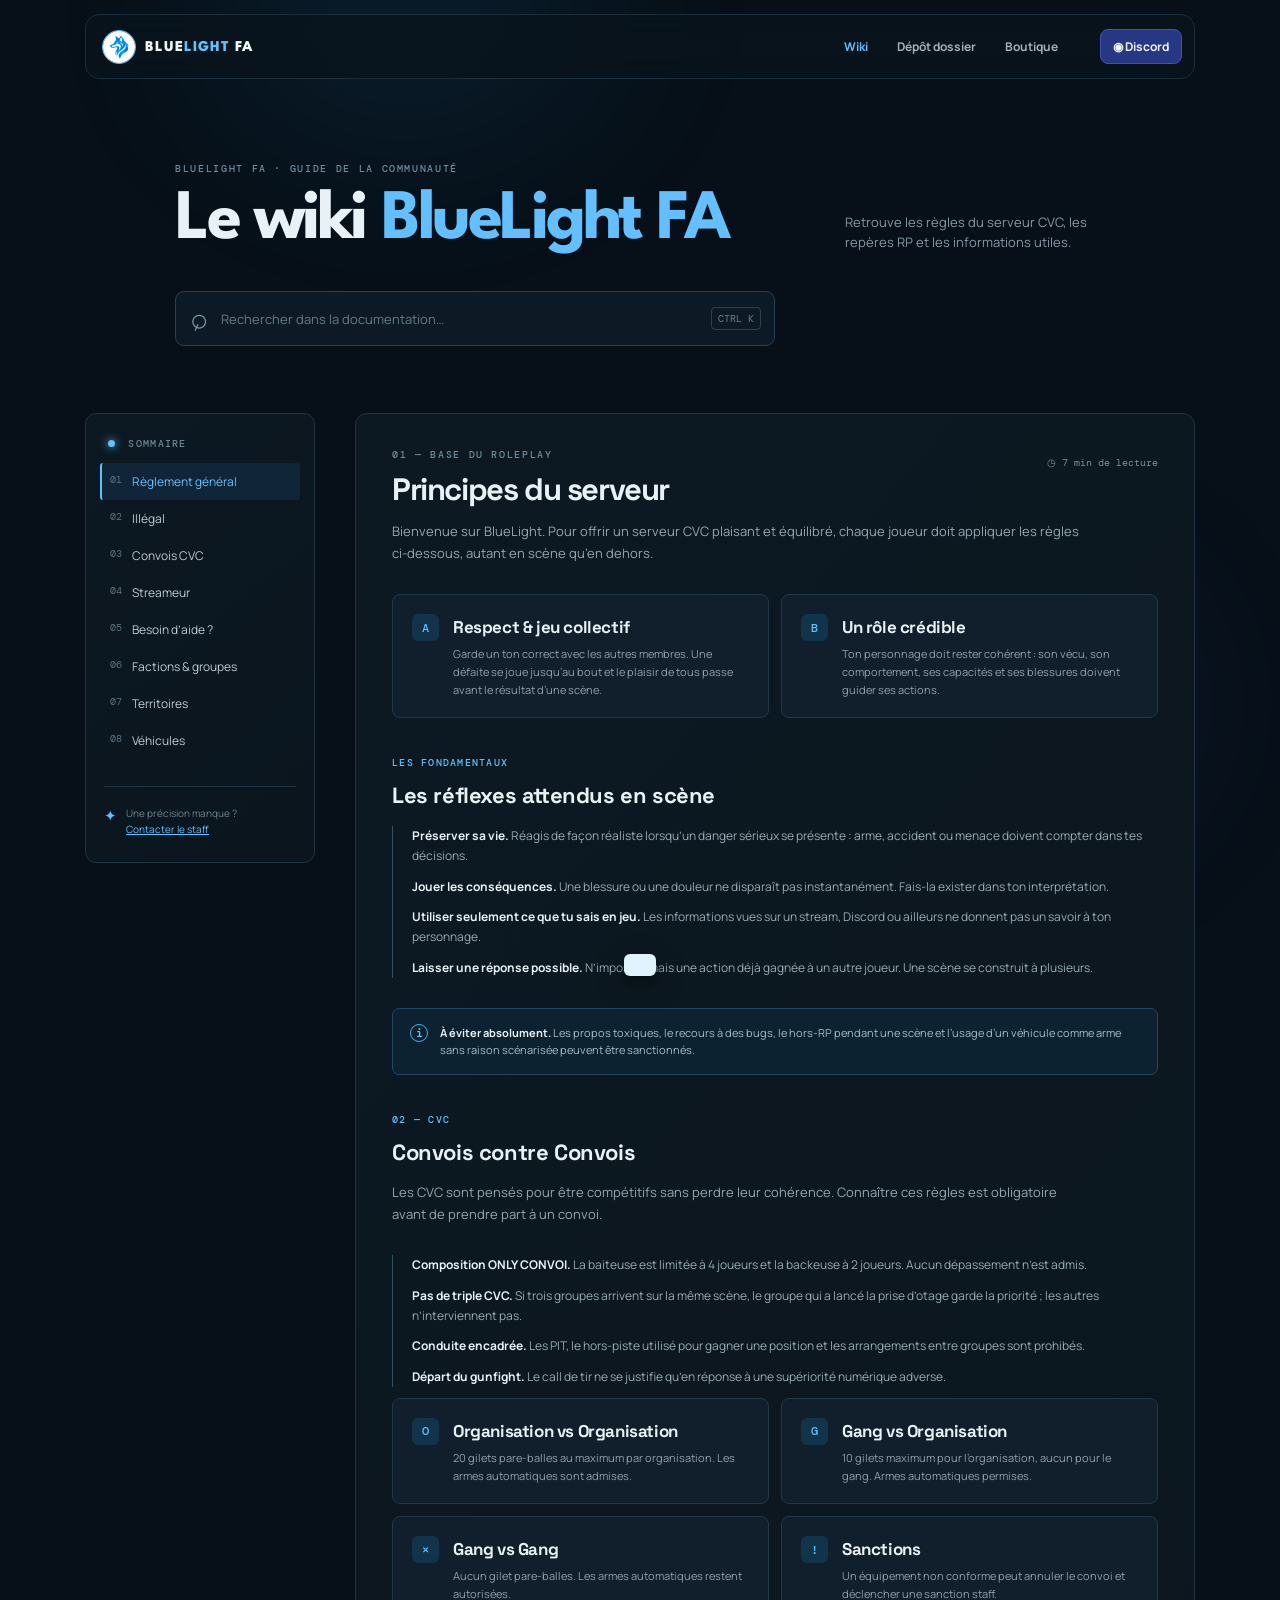
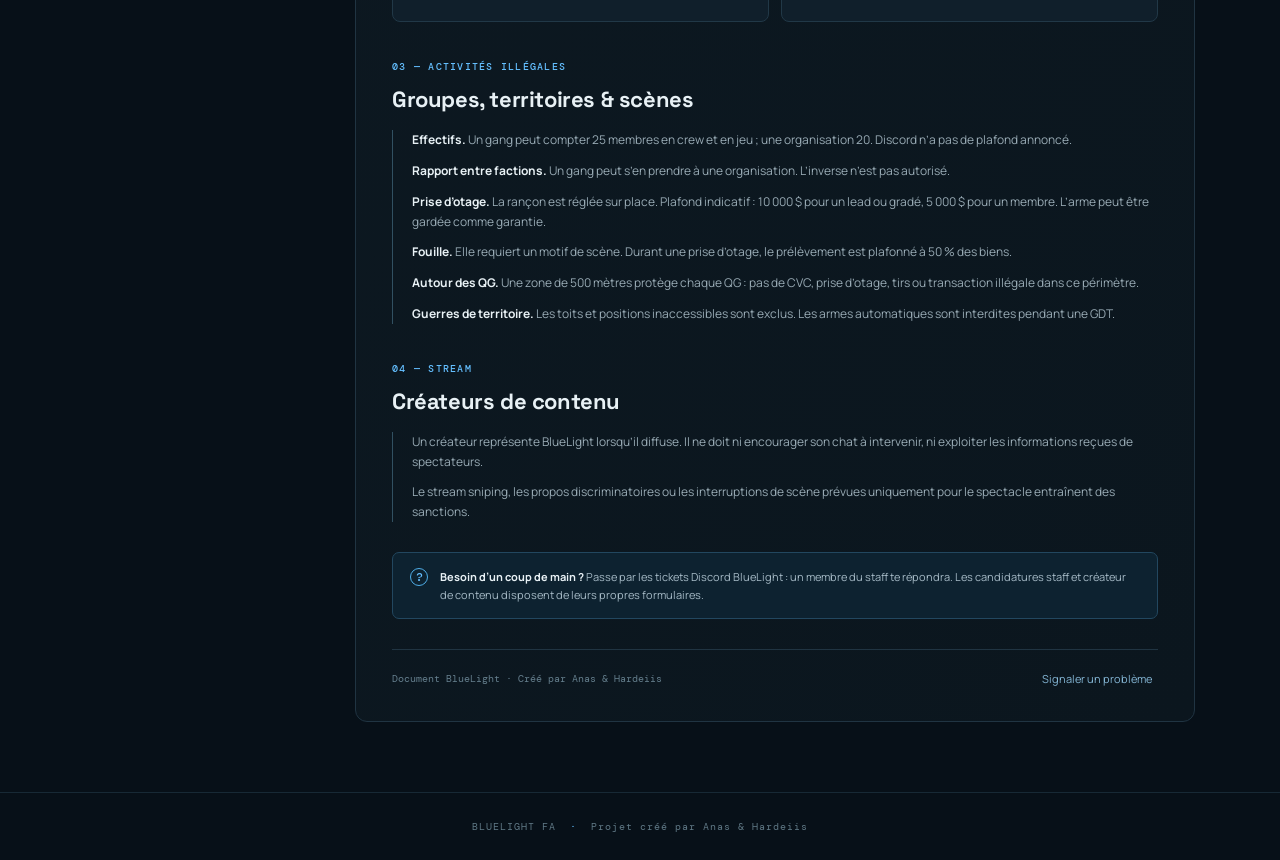
<file: index.html>
<!doctype html>
<html lang="fr"><head><meta charset="UTF-8" /><meta name="viewport" content="width=device-width, initial-scale=1.0" /><title>BlueLight FA — Wiki</title><meta name="description" content="Règlement et ressources de BlueLight FA." /><link rel="icon" type="image/png" href="assets/favicon-bluelight.png" /><link rel="preconnect" href="https://fonts.googleapis.com" /><link rel="preconnect" href="https://fonts.gstatic.com" crossorigin /><link href="https://fonts.googleapis.com/css2?family=DM+Mono:wght@400;500&family=League+Spartan:wght@600;700;800&family=Manrope:wght@400;500;600;700;800&family=Space+Grotesk:wght@500;600;700&display=swap" rel="stylesheet" /><link rel="stylesheet" href="styles.css" /><style>.brand-logo{width:34px;height:34px;object-fit:cover;border-radius:50%;background:#fff;border:1px solid #55bcf7}.brand-name,.title-line h1{font-family:"League Spartan",sans-serif!important}.sky-text{color:#64bfff}.discord{display:inline-flex;align-items:center;text-decoration:none}</style></head>
<body><div class="sky-glow glow-one"></div><div class="sky-glow glow-two"></div><header class="topbar"><a class="brand" href="#accueil"><img class="brand-logo" src="assets/logo-bluelight.jpg" alt="Logo BlueLight FA" /><span class="brand-name">BLUE<span class="sky-text">LIGHT</span> FA</span></a><nav aria-label="Navigation principale"><a class="active" href="#accueil">Wiki</a><a href="depot-dossier.html">Dépôt dossier</a><a href="#boutique">Boutique</a></nav><div class="header-actions"><a class="discord" href="https://discord.gg/pWDz8ak5DN" target="_blank" rel="noopener noreferrer">◉ Discord</a></div></header>
<main id="accueil"><section class="masthead"><p class="kicker">BLUELIGHT FA · GUIDE DE LA COMMUNAUTÉ</p><div class="title-line"><h1>Le wiki <span>BlueLight FA</span></h1><p>Retrouve les règles du serveur CVC, les repères RP et les informations utiles.</p></div><label class="search" for="search"><span>⌕</span><input id="search" type="search" placeholder="Rechercher dans la documentation…" autocomplete="off" /><kbd>CTRL K</kbd></label><p id="search-status" class="search-status" aria-live="polite"></p></section>
<section class="wiki-shell"><aside class="sidebar"><div class="side-heading"><span class="pulse"></span> SOMMAIRE</div><a class="side-link selected" href="reglement.html#general"><span>01</span> Règlement général</a><a class="side-link" href="reglement.html#illegal"><span>02</span> Illégal</a><a class="side-link" href="reglement.html#cvc"><span>03</span> Convois CVC</a><a class="side-link" href="reglement.html#stream"><span>04</span> Streameur</a><a class="side-link" href="reglement.html#aide"><span>05</span> Besoin d’aide ?</a><a class="side-link" href="reglement.html#illegal"><span>06</span> Factions & groupes</a><a class="side-link" href="reglement.html#territoire"><span>07</span> Territoires</a><a class="side-link" href="reglement.html#general"><span>08</span> Véhicules</a><div class="side-tip"><span>✦</span><p>Une précision manque ?<br /><a href="reglement.html#aide">Contacter le staff</a></p></div></aside>
<article class="article" id="reglement" data-title="Principes du serveur BlueLight" data-tags="règlement règles rp respect bluelight"><div class="article-top"><div><p class="kicker">01 — BASE DU ROLEPLAY</p><h2>Principes du serveur</h2></div><div class="reading">◷ 7 min de lecture</div></div><p class="lead">Bienvenue sur BlueLight. Pour offrir un serveur CVC plaisant et équilibré, chaque joueur doit appliquer les règles ci-dessous, autant en scène qu’en dehors.</p><div class="rule-grid"><section class="rule-card" data-title="Respect et jeu collectif" data-tags="respect fair-play communauté"><span class="number">A</span><div><h3>Respect & jeu collectif</h3><p>Garde un ton correct avec les autres membres. Une défaite se joue jusqu’au bout et le plaisir de tous passe avant le résultat d’une scène.</p></div></section><section class="rule-card" data-title="Rôle crédible" data-tags="roleplay personnage réalisme"><span class="number">B</span><div><h3>Un rôle crédible</h3><p>Ton personnage doit rester cohérent : son vécu, son comportement, ses capacités et ses blessures doivent guider ses actions.</p></div></section></div>
<section class="article-section" data-title="Fondamentaux du rôleplay" data-tags="fear rp pain rp métagaming force rp"><p class="section-index">LES FONDAMENTAUX</p><h3>Les réflexes attendus en scène</h3><div class="check-list"><p><b>Préserver sa vie.</b> Réagis de façon réaliste lorsqu’un danger sérieux se présente : arme, accident ou menace doivent compter dans tes décisions.</p><p><b>Jouer les conséquences.</b> Une blessure ou une douleur ne disparaît pas instantanément. Fais-la exister dans ton interprétation.</p><p><b>Utiliser seulement ce que tu sais en jeu.</b> Les informations vues sur un stream, Discord ou ailleurs ne donnent pas un savoir à ton personnage.</p><p><b>Laisser une réponse possible.</b> N’impose jamais une action déjà gagnée à un autre joueur. Une scène se construit à plusieurs.</p></div></section>
<section class="notice" data-title="Comportements interdits" data-tags="hrp bug voiture carkill toxicité"><span>i</span><p><b>À éviter absolument.</b> Les propos toxiques, le recours à des bugs, le hors-RP pendant une scène et l’usage d’un véhicule comme arme sans raison scénarisée peuvent être sanctionnés.</p></section>
<section class="article-section" id="cvc" data-title="Règles CVC BlueLight" data-tags="cvc convoi gunfight gilet baiteuse backeuse"><p class="section-index">02 — CVC</p><h3>Convois contre Convois</h3><p class="lead">Les CVC sont pensés pour être compétitifs sans perdre leur cohérence. Connaître ces règles est obligatoire avant de prendre part à un convoi.</p><div class="check-list"><p><b>Composition ONLY CONVOI.</b> La baiteuse est limitée à 4 joueurs et la backeuse à 2 joueurs. Aucun dépassement n’est admis.</p><p><b>Pas de triple CVC.</b> Si trois groupes arrivent sur la même scène, le groupe qui a lancé la prise d’otage garde la priorité ; les autres n’interviennent pas.</p><p><b>Conduite encadrée.</b> Les PIT, le hors-piste utilisé pour gagner une position et les arrangements entre groupes sont prohibés.</p><p><b>Départ du gunfight.</b> Le call de tir ne se justifie qu’en réponse à une supériorité numérique adverse.</p></div></section>
<section class="rule-grid" data-title="Équipement CVC" data-tags="cvc kevlar armes automatiques"><section class="rule-card"><span class="number">O</span><div><h3>Organisation vs Organisation</h3><p>20 gilets pare-balles au maximum par organisation. Les armes automatiques sont admises.</p></div></section><section class="rule-card"><span class="number">G</span><div><h3>Gang vs Organisation</h3><p>10 gilets maximum pour l’organisation, aucun pour le gang. Armes automatiques permises.</p></div></section><section class="rule-card"><span class="number">×</span><div><h3>Gang vs Gang</h3><p>Aucun gilet pare-balles. Les armes automatiques restent autorisées.</p></div></section><section class="rule-card"><span class="number">!</span><div><h3>Sanctions</h3><p>Un équipement non conforme peut annuler le convoi et déclencher une sanction staff.</p></div></section></section>
<section class="article-section" id="illegal" data-title="Activités illégales" data-tags="illégal faction gang organisation otage qg territoire"><p class="section-index">03 — ACTIVITÉS ILLÉGALES</p><h3>Groupes, territoires & scènes</h3><div class="check-list"><p><b>Effectifs.</b> Un gang peut compter 25 membres en crew et en jeu ; une organisation 20. Discord n’a pas de plafond annoncé.</p><p><b>Rapport entre factions.</b> Un gang peut s’en prendre à une organisation. L’inverse n’est pas autorisé.</p><p><b>Prise d’otage.</b> La rançon est réglée sur place. Plafond indicatif : 10 000 $ pour un lead ou gradé, 5 000 $ pour un membre. L’arme peut être gardée comme garantie.</p><p><b>Fouille.</b> Elle requiert un motif de scène. Durant une prise d’otage, le prélèvement est plafonné à 50 % des biens.</p><p><b>Autour des QG.</b> Une zone de 500 mètres protège chaque QG : pas de CVC, prise d’otage, tirs ou transaction illégale dans ce périmètre.</p><p><b>Guerres de territoire.</b> Les toits et positions inaccessibles sont exclus. Les armes automatiques sont interdites pendant une GDT.</p></div></section>
<section class="article-section" id="stream" data-title="Créateurs de contenu" data-tags="streamer streaming contenu sniping"><p class="section-index">04 — STREAM</p><h3>Créateurs de contenu</h3><div class="check-list"><p>Un créateur représente BlueLight lorsqu’il diffuse. Il ne doit ni encourager son chat à intervenir, ni exploiter les informations reçues de spectateurs.</p><p>Le stream sniping, les propos discriminatoires ou les interruptions de scène prévues uniquement pour le spectacle entraînent des sanctions.</p></div></section>
<section class="notice" id="support" data-title="Support BlueLight" data-tags="aide support discord staff formulaire"><span>?</span><p><b>Besoin d’un coup de main ?</b> Passe par les tickets Discord BlueLight : un membre du staff te répondra. Les candidatures staff et créateur de contenu disposent de leurs propres formulaires.</p></section><div class="article-footer"><span>Document BlueLight · Créé par Anas & Hardeiis</span><button data-message="Merci, ton signalement est prêt à être envoyé.">Signaler un problème</button></div></article></section></main><div id="toast" role="status" aria-live="polite"></div><footer>BLUELIGHT FA <span>·</span> Projet créé par Anas & Hardeiis</footer><script src="script.js"></script></body></html>
</file>
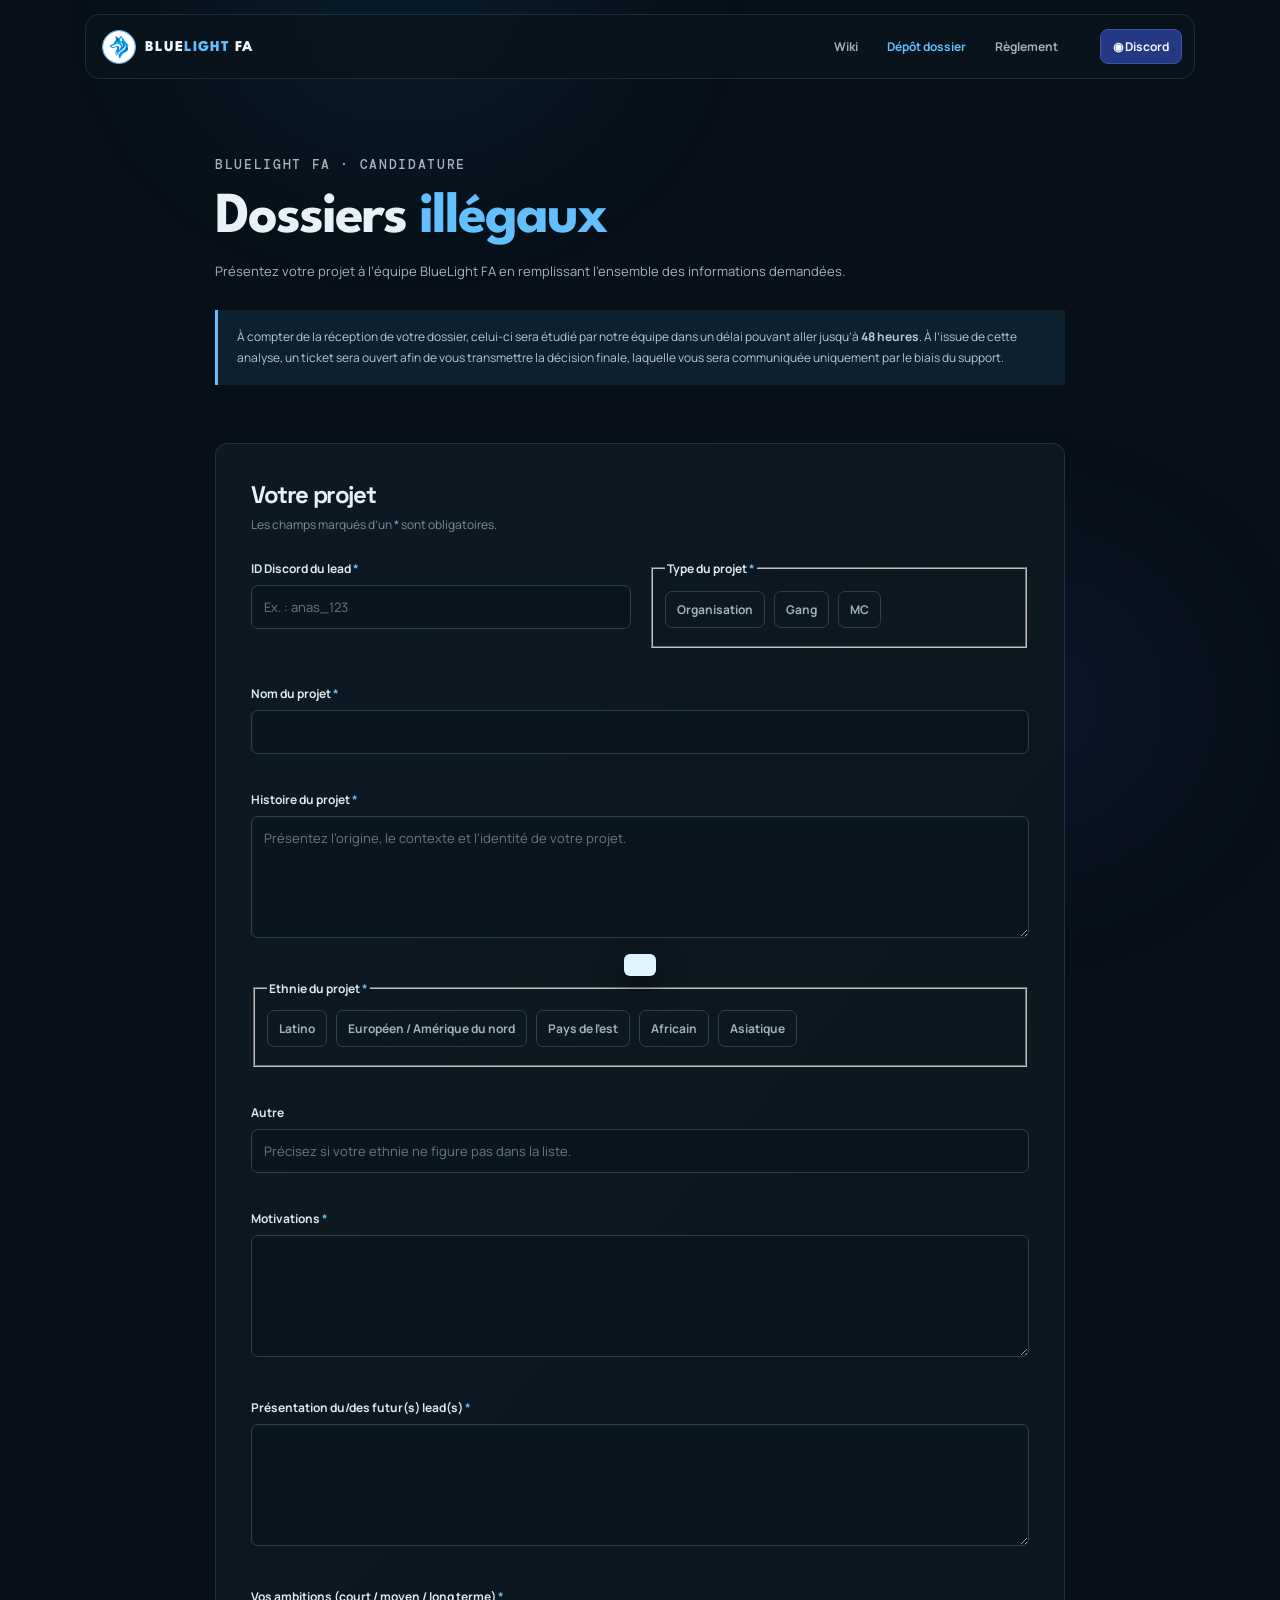
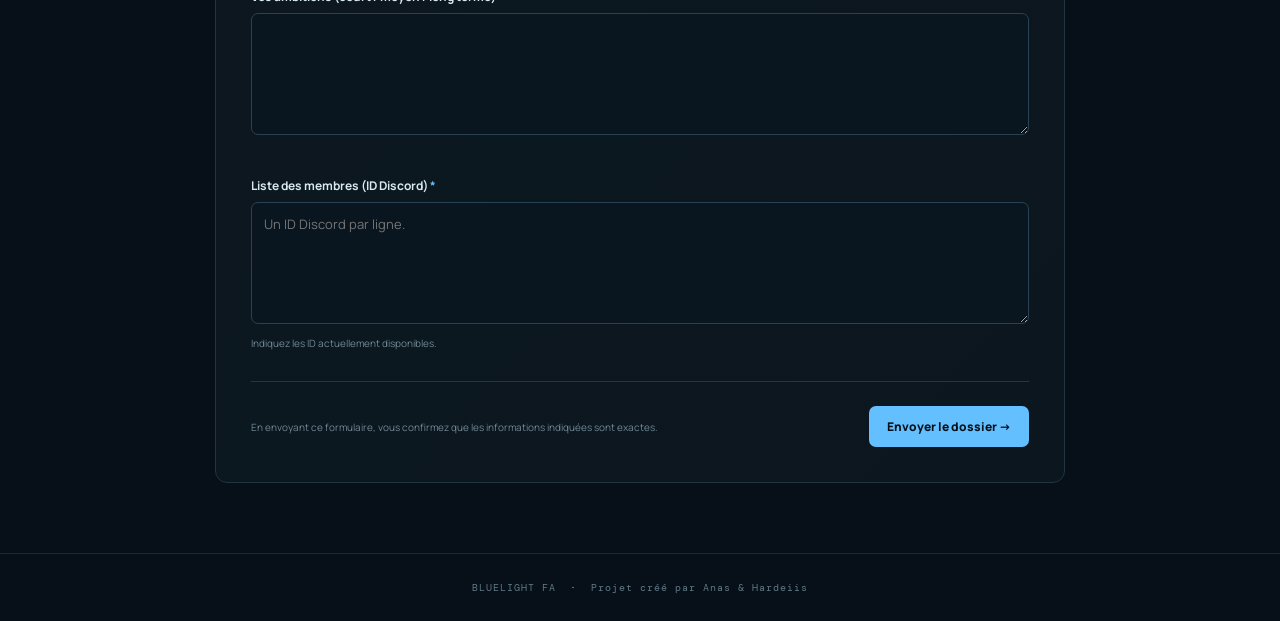
<file: depot-dossier.html>
<!doctype html>
<html lang="fr">
<head>
  <meta charset="UTF-8" /><meta name="viewport" content="width=device-width, initial-scale=1.0" />
  <title>Dépôt de dossier — BlueLight FA</title><link rel="icon" type="image/png" href="assets/favicon-bluelight.png" />
  <link rel="preconnect" href="https://fonts.googleapis.com" /><link rel="preconnect" href="https://fonts.gstatic.com" crossorigin />
  <link href="https://fonts.googleapis.com/css2?family=DM+Mono:wght@400;500&family=League+Spartan:wght@600;700;800&family=Manrope:wght@400;500;600;700;800&family=Space+Grotesk:wght@500;600;700&display=swap" rel="stylesheet" /><link rel="stylesheet" href="styles.css" />
  <style>
    .brand-logo{width:34px;height:34px;object-fit:cover;border-radius:50%;background:#fff;border:1px solid #55bcf7}.brand-name{font-family:"League Spartan",sans-serif}.sky-text{color:#64bfff}.discord{display:inline-flex;align-items:center;text-decoration:none}.form-page{width:min(850px,calc(100% - 40px));margin:0 auto 70px}.form-hero{padding:75px 0 30px}.form-hero h1{font:700 clamp(37px,6vw,58px)/1 "League Spartan",sans-serif;letter-spacing:-2px;margin:0}.form-hero h1 span{color:#64bfff}.form-hero p{max-width:690px;color:#a6b5bd;font-size:13px;line-height:1.7}.notice-form{border-left:3px solid #64bfff;background:#0c202d;color:#b7c9d4;padding:17px 19px;font-size:12px;line-height:1.7;margin:28px 0}.application{padding:35px}.application h2{font:700 24px "Space Grotesk";margin:0 0 6px}.application>p{color:#78909d;font-size:12px;margin:0 0 27px}.form-grid{display:grid;grid-template-columns:1fr 1fr;gap:18px}.field{margin-bottom:19px}.field.full{grid-column:1/-1}.field label,.field legend{display:block;color:#d8e9f2;font-size:12px;font-weight:700;margin-bottom:8px}.required{color:#64bfff}input,textarea{width:100%;background:#0a161f;border:1px solid #284253;border-radius:7px;color:#edf6fa;padding:12px;font:13px Manrope;outline:none}input:focus,textarea:focus{border-color:#64bfff;box-shadow:0 0 0 3px #64bfff18}textarea{min-height:122px;resize:vertical}.choices{display:flex;gap:9px;flex-wrap:wrap}.choice{position:relative}.choice input{position:absolute;opacity:0;pointer-events:none}.choice span{display:block;border:1px solid #284253;color:#9db2bd;border-radius:7px;padding:9px 11px;font-size:12px;cursor:pointer}.choice input:checked+span{border-color:#64bfff;background:#113149;color:#dff3ff}.help{color:#718895;font-size:10px;margin:7px 0 0}.submit-row{border-top:1px solid #213745;margin-top:12px;padding-top:24px;display:flex;justify-content:space-between;align-items:center;gap:15px}.submit-row p{color:#718895;font-size:10px;margin:0}.submit{border:0;border-radius:7px;padding:12px 18px;background:#64bfff;color:#071018;font:800 12px Manrope;cursor:pointer}.submit:hover{background:#8cd0ff}@media(max-width:620px){.form-page{width:calc(100% - 24px)}.topbar nav{display:none}.form-hero{padding-top:55px}.application{padding:25px 20px}.form-grid{grid-template-columns:1fr}.field.full{grid-column:auto}.submit-row{align-items:stretch;flex-direction:column}.submit{width:100%}}
  </style>
</head>
<body><div class="sky-glow glow-one"></div><div class="sky-glow glow-two"></div>
  <header class="topbar"><a class="brand" href="index.html"><img class="brand-logo" src="assets/logo-bluelight.jpg" alt="Logo BlueLight FA" /><span class="brand-name">BLUE<span class="sky-text">LIGHT</span> FA</span></a><nav aria-label="Navigation"><a href="index.html">Wiki</a><a class="active" href="#depot">Dépôt dossier</a><a href="reglement.html">Règlement</a></nav><div class="header-actions"><a class="discord" href="https://discord.gg/pWDz8ak5DN" target="_blank" rel="noopener noreferrer">◉ Discord</a></div></header>
  <main class="form-page" id="depot"><section class="form-hero"><p class="kicker">BLUELIGHT FA · CANDIDATURE</p><h1>Dossiers <span>illégaux</span></h1><p>Présentez votre projet à l’équipe BlueLight FA en remplissant l’ensemble des informations demandées.</p><div class="notice-form">À compter de la réception de votre dossier, celui-ci sera étudié par notre équipe dans un délai pouvant aller jusqu’à <strong>48 heures</strong>. À l’issue de cette analyse, un ticket sera ouvert afin de vous transmettre la décision finale, laquelle vous sera communiquée uniquement par le biais du support.</div></section>
    <form class="article application" id="application-form"><h2>Votre projet</h2><p>Les champs marqués d’un <span class="required">*</span> sont obligatoires.</p><div class="form-grid">
      <div class="field"><label for="discord">ID Discord du lead <span class="required">*</span></label><input id="discord" name="discord" required placeholder="Ex. : anas_123" /></div>
      <fieldset class="field"><legend>Type du projet <span class="required">*</span></legend><div class="choices"><label class="choice"><input type="radio" name="type" value="Organisation" required /><span>Organisation</span></label><label class="choice"><input type="radio" name="type" value="Gang" /><span>Gang</span></label><label class="choice"><input type="radio" name="type" value="MC" /><span>MC</span></label></div></fieldset>
      <div class="field full"><label for="project-name">Nom du projet <span class="required">*</span></label><input id="project-name" name="project-name" required /></div>
      <div class="field full"><label for="history">Histoire du projet <span class="required">*</span></label><textarea id="history" name="history" required placeholder="Présentez l’origine, le contexte et l’identité de votre projet."></textarea></div>
      <fieldset class="field full"><legend>Ethnie du projet <span class="required">*</span></legend><div class="choices"><label class="choice"><input type="radio" name="ethnie" value="Latino" required /><span>Latino</span></label><label class="choice"><input type="radio" name="ethnie" value="Européen/Amérique du nord" /><span>Européen / Amérique du nord</span></label><label class="choice"><input type="radio" name="ethnie" value="Pays de l'est" /><span>Pays de l’est</span></label><label class="choice"><input type="radio" name="ethnie" value="Africain" /><span>Africain</span></label><label class="choice"><input type="radio" name="ethnie" value="Asiatique" /><span>Asiatique</span></label></div></fieldset>
      <div class="field full"><label for="ethnie-other">Autre</label><input id="ethnie-other" name="ethnie-other" placeholder="Précisez si votre ethnie ne figure pas dans la liste." /></div>
      <div class="field full"><label for="motivations">Motivations <span class="required">*</span></label><textarea id="motivations" name="motivations" required></textarea></div>
      <div class="field full"><label for="leads">Présentation du/des futur(s) lead(s) <span class="required">*</span></label><textarea id="leads" name="leads" required></textarea></div>
      <div class="field full"><label for="ambitions">Vos ambitions (court / moyen / long terme) <span class="required">*</span></label><textarea id="ambitions" name="ambitions" required></textarea></div>
      <div class="field full"><label for="members">Liste des membres (ID Discord) <span class="required">*</span></label><textarea id="members" name="members" required placeholder="Un ID Discord par ligne."></textarea><p class="help">Indiquez les ID actuellement disponibles.</p></div>
    </div><div class="submit-row"><p>En envoyant ce formulaire, vous confirmez que les informations indiquées sont exactes.</p><button class="submit" type="submit">Envoyer le dossier →</button></div></form></main>
  <div id="toast" role="status" aria-live="polite"></div><footer>BLUELIGHT FA <span>·</span> Projet créé par Anas & Hardeiis</footer>
  <script src="zoom-lock.js"></script><script>const form=document.querySelector('#application-form'),toast=document.querySelector('#toast');form.addEventListener('submit',async e=>{e.preventDefault();const data=Object.fromEntries(new FormData(form));const button=form.querySelector('button');button.disabled=true;button.textContent='Envoi en cours…';try{const response=await fetch('/api/dossiers',{method:'POST',headers:{'Content-Type':'application/json'},body:JSON.stringify(data)});const result=await response.json();if(!response.ok)throw new Error(result.error);form.reset();toast.textContent='Dossier envoyé au staff BlueLight FA.'}catch(error){toast.textContent=location.protocol==='file:'?'Lancez demarrer-bluelight.bat, puis ouvrez http://localhost:3000/depot-dossier.html.':'Serveur indisponible. Lancez demarrer-bluelight.bat puis réessayez.'}finally{button.disabled=false;button.textContent='Envoyer le dossier →';toast.classList.add('show');setTimeout(()=>toast.classList.remove('show'),5000)}})</script>
</body></html>
</file>
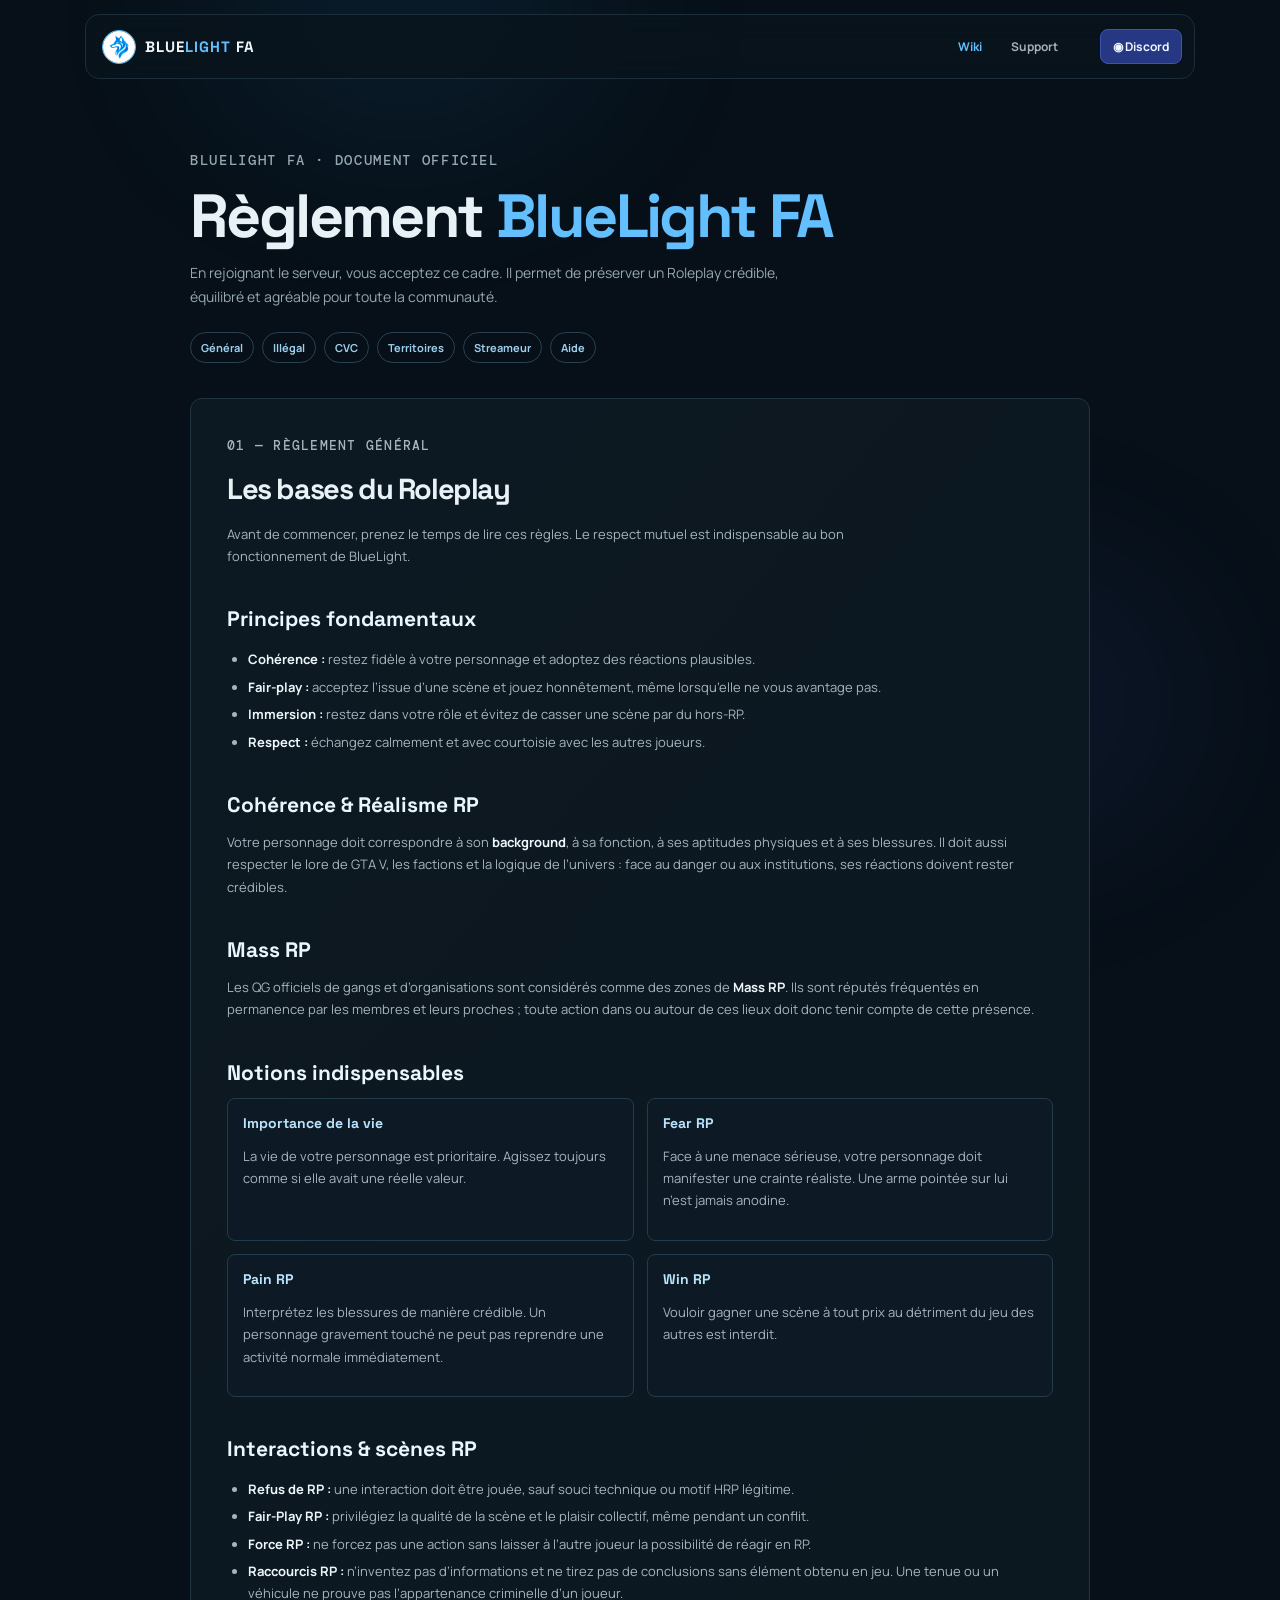
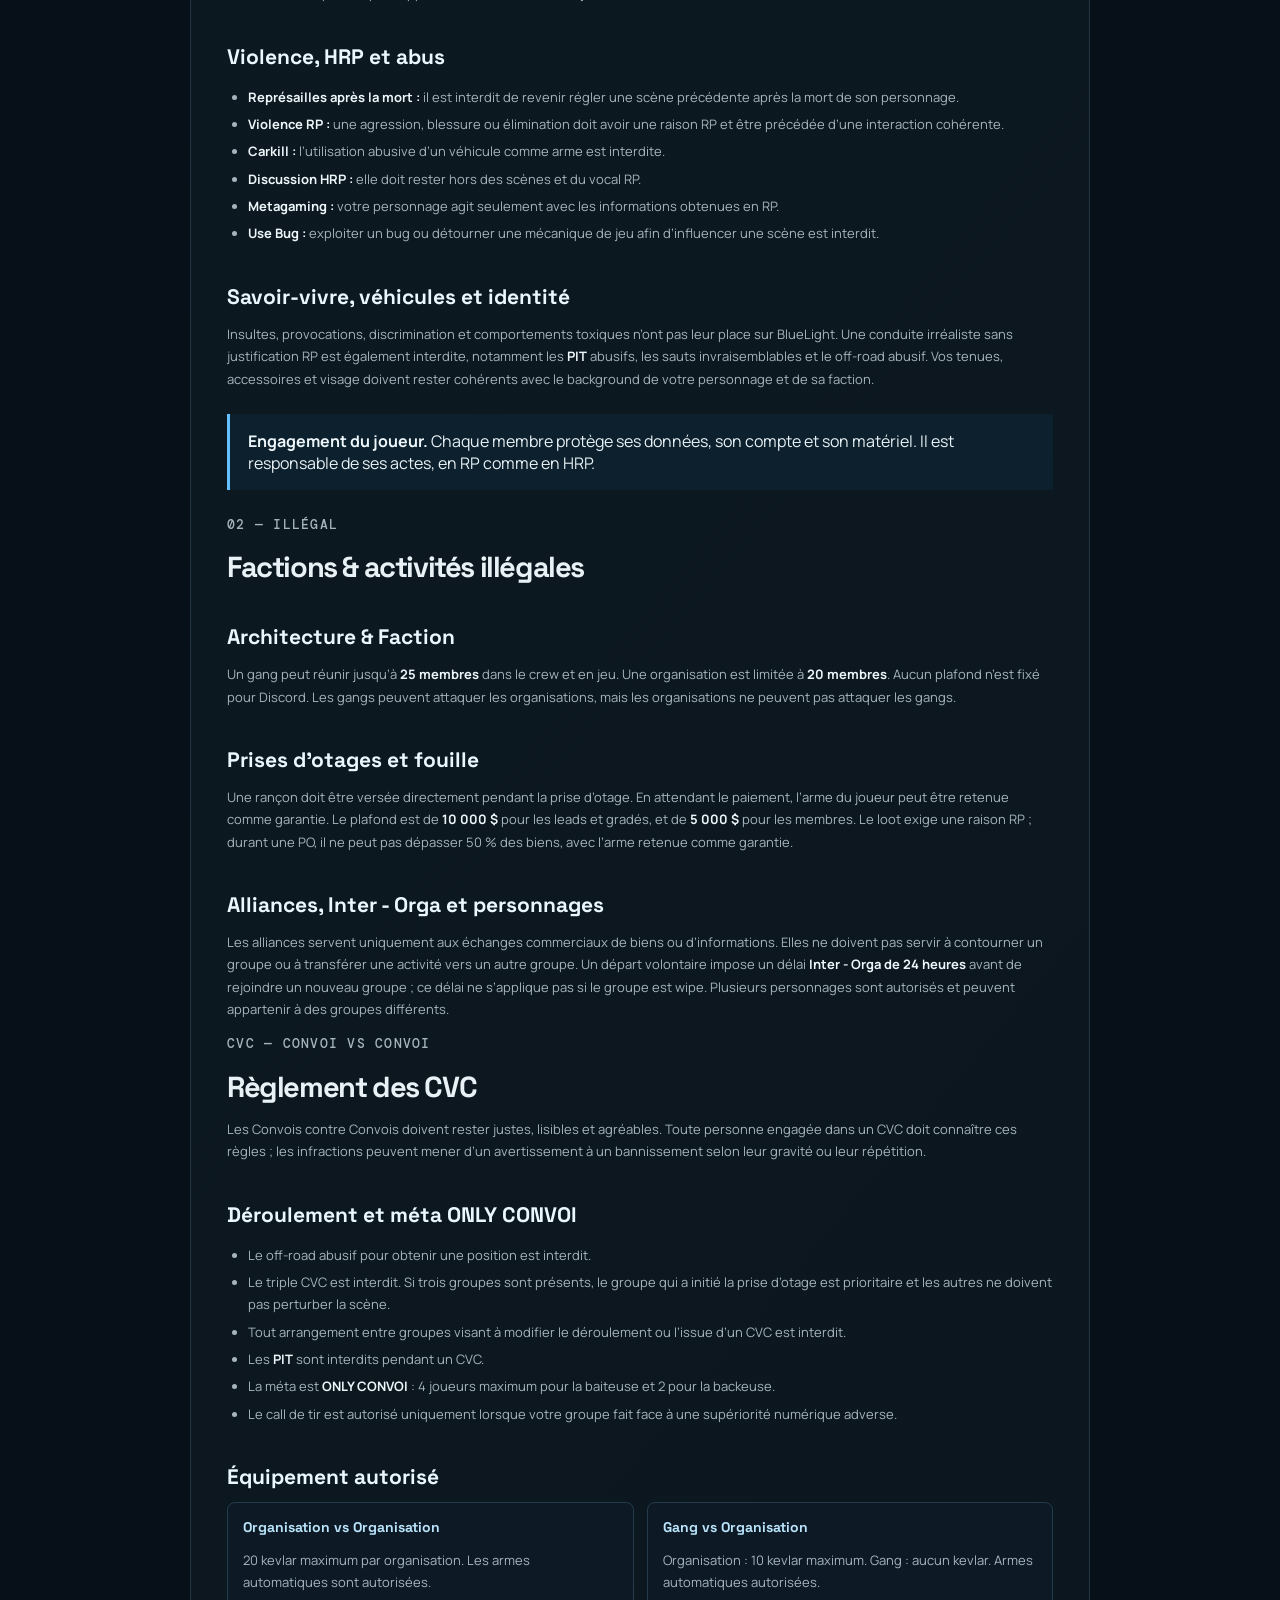
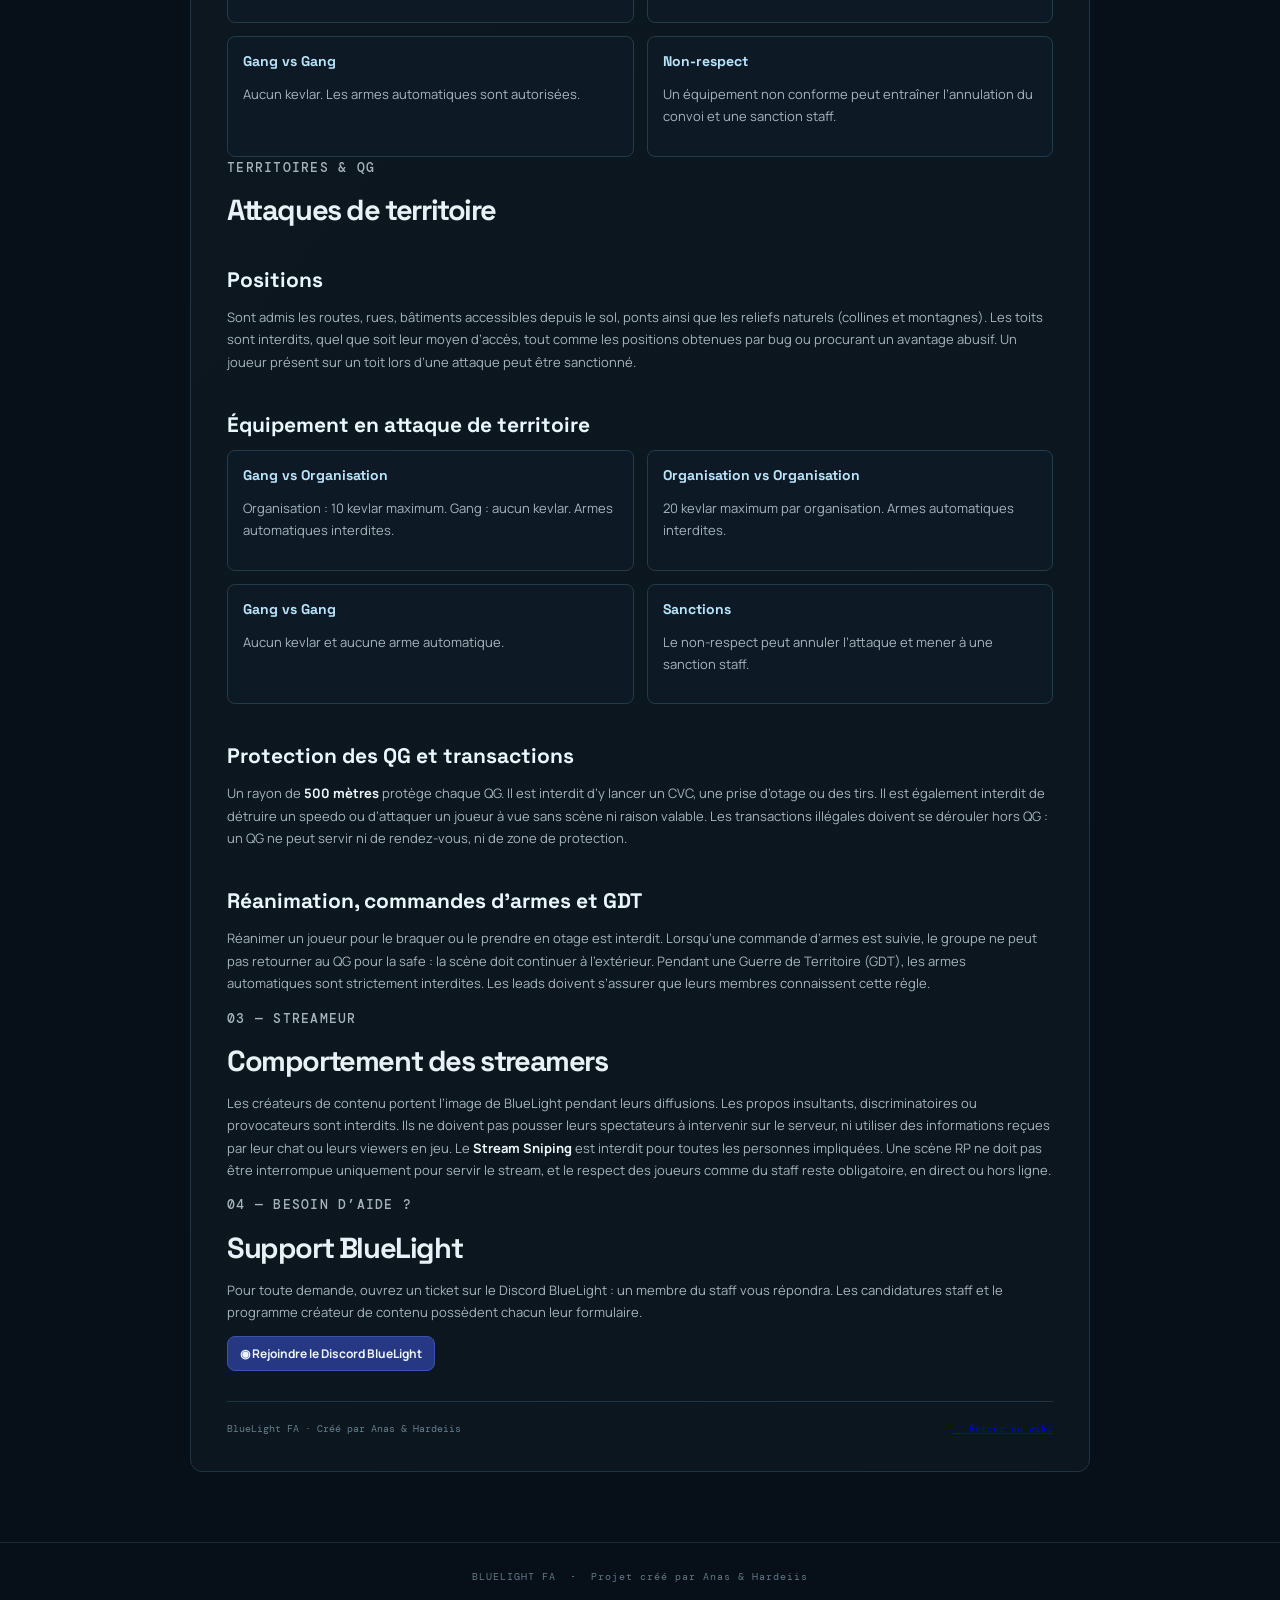
<file: reglement.html>
<!doctype html>
<html lang="fr">
<head>
  <meta charset="UTF-8" />
  <meta name="viewport" content="width=device-width, initial-scale=1.0" />
  <title>Règlement — BlueLight FA</title>
  <link rel="icon" type="image/png" href="assets/favicon-bluelight.png" />
  <link rel="preconnect" href="https://fonts.googleapis.com" />
  <link rel="preconnect" href="https://fonts.gstatic.com" crossorigin />
  <link href="https://fonts.googleapis.com/css2?family=DM+Mono:wght@400;500&family=Manrope:wght@400;500;600;700;800&family=Space+Grotesk:wght@500;600;700&display=swap" rel="stylesheet" />
  <link rel="stylesheet" href="styles.css" />
  <style>
    .brand-logo{width:34px;height:34px;object-fit:cover;border-radius:50%;background:#fff;border:1px solid #55bcf7}.sky-text{color:#64bfff}.discord{display:inline-flex;align-items:center;text-decoration:none}.document{width:min(900px,calc(100% - 40px));margin:0 auto 70px}.document-head{padding:70px 0 35px}.document-head h1{font:700 clamp(38px,6vw,61px)/1 "Space Grotesk";letter-spacing:-2.6px;margin:0}.document-head h1 span{color:#64bfff}.document-head p{max-width:640px;color:#95a7b1;font-size:14px;line-height:1.7}.toc{display:flex;gap:8px;flex-wrap:wrap;margin-top:24px}.toc a{border:1px solid #294252;border-radius:20px;color:#9dcfee;text-decoration:none;padding:7px 10px;font-size:11px}.rules{padding:36px}.rules>section{scroll-margin-top:85px}.rules h2{font:700 29px "Space Grotesk";margin:0 0 10px}.rules h3{font:700 21px "Space Grotesk";color:#eaf7ff;margin:38px 0 12px}.rules h4{font:700 14px "Space Grotesk";color:#b9e4fb;margin:20px 0 6px}.rules p,.rules li{color:#a6b5bd;font-size:13px;line-height:1.72}.rules ul{padding-left:21px}.rules li{margin:5px 0}.rules strong{color:#edf6fa}.callout{margin:24px 0;padding:16px 18px;border-left:3px solid #64bfff;background:#0c202d}.split{display:grid;grid-template-columns:1fr 1fr;gap:13px}.split>div{border:1px solid #223c4c;background:#0d1a25;border-radius:8px;padding:15px}.split h4{margin-top:0}@media(max-width:620px){.document{width:calc(100% - 24px)}.rules{padding:25px 20px}.split{grid-template-columns:1fr}}
  </style>
</head>
<body>
  <div class="sky-glow glow-one"></div><div class="sky-glow glow-two"></div>
  <header class="topbar"><a class="brand" href="index.html"><img class="brand-logo" src="assets/logo-bluelight.jpg" alt="Logo BlueLight" /><span>BLUE<span class="sky-text">LIGHT</span> FA</span></a><nav aria-label="Navigation"><a class="active" href="#general">Wiki</a><a href="index.html#support">Support</a></nav><div class="header-actions"><a class="discord" href="https://discord.gg/pWDz8ak5DN" target="_blank" rel="noopener noreferrer">◉ Discord</a></div></header>
  <main class="document">
    <header class="document-head"><p class="kicker">BLUELIGHT FA · DOCUMENT OFFICIEL</p><h1>Règlement <span>BlueLight FA</span></h1><p>En rejoignant le serveur, vous acceptez ce cadre. Il permet de préserver un Roleplay crédible, équilibré et agréable pour toute la communauté.</p><nav class="toc" aria-label="Sommaire"><a href="#general">Général</a><a href="#illegal">Illégal</a><a href="#cvc">CVC</a><a href="#territoire">Territoires</a><a href="#stream">Streameur</a><a href="#aide">Aide</a></nav></header>
    <article class="article rules">
      <section id="general"><p class="section-index">01 — RÈGLEMENT GÉNÉRAL</p><h2>Les bases du Roleplay</h2><p class="lead">Avant de commencer, prenez le temps de lire ces règles. Le respect mutuel est indispensable au bon fonctionnement de BlueLight.</p>
        <h3>Principes fondamentaux</h3><ul><li><strong>Cohérence :</strong> restez fidèle à votre personnage et adoptez des réactions plausibles.</li><li><strong>Fair-play :</strong> acceptez l’issue d’une scène et jouez honnêtement, même lorsqu’elle ne vous avantage pas.</li><li><strong>Immersion :</strong> restez dans votre rôle et évitez de casser une scène par du hors-RP.</li><li><strong>Respect :</strong> échangez calmement et avec courtoisie avec les autres joueurs.</li></ul>
        <h3>Cohérence & Réalisme RP</h3><p>Votre personnage doit correspondre à son <strong>background</strong>, à sa fonction, à ses aptitudes physiques et à ses blessures. Il doit aussi respecter le lore de GTA V, les factions et la logique de l’univers : face au danger ou aux institutions, ses réactions doivent rester crédibles.</p>
        <h3>Mass RP</h3><p>Les QG officiels de gangs et d’organisations sont considérés comme des zones de <strong>Mass RP</strong>. Ils sont réputés fréquentés en permanence par les membres et leurs proches ; toute action dans ou autour de ces lieux doit donc tenir compte de cette présence.</p>
        <h3>Notions indispensables</h3><div class="split"><div><h4>Importance de la vie</h4><p>La vie de votre personnage est prioritaire. Agissez toujours comme si elle avait une réelle valeur.</p></div><div><h4>Fear RP</h4><p>Face à une menace sérieuse, votre personnage doit manifester une crainte réaliste. Une arme pointée sur lui n’est jamais anodine.</p></div><div><h4>Pain RP</h4><p>Interprétez les blessures de manière crédible. Un personnage gravement touché ne peut pas reprendre une activité normale immédiatement.</p></div><div><h4>Win RP</h4><p>Vouloir gagner une scène à tout prix au détriment du jeu des autres est interdit.</p></div></div>
        <h3>Interactions & scènes RP</h3><ul><li><strong>Refus de RP :</strong> une interaction doit être jouée, sauf souci technique ou motif HRP légitime.</li><li><strong>Fair-Play RP :</strong> privilégiez la qualité de la scène et le plaisir collectif, même pendant un conflit.</li><li><strong>Force RP :</strong> ne forcez pas une action sans laisser à l’autre joueur la possibilité de réagir en RP.</li><li><strong>Raccourcis RP :</strong> n’inventez pas d’informations et ne tirez pas de conclusions sans élément obtenu en jeu. Une tenue ou un véhicule ne prouve pas l’appartenance criminelle d’un joueur.</li></ul>
        <h3>Violence, HRP et abus</h3><ul><li><strong>Représailles après la mort :</strong> il est interdit de revenir régler une scène précédente après la mort de son personnage.</li><li><strong>Violence RP :</strong> une agression, blessure ou élimination doit avoir une raison RP et être précédée d’une interaction cohérente.</li><li><strong>Carkill :</strong> l’utilisation abusive d’un véhicule comme arme est interdite.</li><li><strong>Discussion HRP :</strong> elle doit rester hors des scènes et du vocal RP.</li><li><strong>Metagaming :</strong> votre personnage agit seulement avec les informations obtenues en RP.</li><li><strong>Use Bug :</strong> exploiter un bug ou détourner une mécanique de jeu afin d’influencer une scène est interdit.</li></ul>
        <h3>Savoir-vivre, véhicules et identité</h3><p>Insultes, provocations, discrimination et comportements toxiques n’ont pas leur place sur BlueLight. Une conduite irréaliste sans justification RP est également interdite, notamment les <strong>PIT</strong> abusifs, les sauts invraisemblables et le off-road abusif. Vos tenues, accessoires et visage doivent rester cohérents avec le background de votre personnage et de sa faction.</p>
        <div class="callout"><strong>Engagement du joueur.</strong> Chaque membre protège ses données, son compte et son matériel. Il est responsable de ses actes, en RP comme en HRP.</div>
      </section>
      <section id="illegal"><p class="section-index">02 — ILLÉGAL</p><h2>Factions & activités illégales</h2>
        <h3>Architecture & Faction</h3><p>Un gang peut réunir jusqu’à <strong>25 membres</strong> dans le crew et en jeu. Une organisation est limitée à <strong>20 membres</strong>. Aucun plafond n’est fixé pour Discord. Les gangs peuvent attaquer les organisations, mais les organisations ne peuvent pas attaquer les gangs.</p>
        <h3>Prises d’otages et fouille</h3><p>Une rançon doit être versée directement pendant la prise d’otage. En attendant le paiement, l’arme du joueur peut être retenue comme garantie. Le plafond est de <strong>10 000 $</strong> pour les leads et gradés, et de <strong>5 000 $</strong> pour les membres. Le loot exige une raison RP ; durant une PO, il ne peut pas dépasser 50 % des biens, avec l’arme retenue comme garantie.</p>
        <h3>Alliances, Inter - Orga et personnages</h3><p>Les alliances servent uniquement aux échanges commerciaux de biens ou d’informations. Elles ne doivent pas servir à contourner un groupe ou à transférer une activité vers un autre groupe. Un départ volontaire impose un délai <strong>Inter - Orga de 24 heures</strong> avant de rejoindre un nouveau groupe ; ce délai ne s’applique pas si le groupe est wipe. Plusieurs personnages sont autorisés et peuvent appartenir à des groupes différents.</p>
      </section>
      <section id="cvc"><p class="section-index">CVC — CONVOI VS CONVOI</p><h2>Règlement des CVC</h2><p>Les Convois contre Convois doivent rester justes, lisibles et agréables. Toute personne engagée dans un CVC doit connaître ces règles ; les infractions peuvent mener d’un avertissement à un bannissement selon leur gravité ou leur répétition.</p>
        <h3>Déroulement et méta ONLY CONVOI</h3><ul><li>Le off-road abusif pour obtenir une position est interdit.</li><li>Le triple CVC est interdit. Si trois groupes sont présents, le groupe qui a initié la prise d’otage est prioritaire et les autres ne doivent pas perturber la scène.</li><li>Tout arrangement entre groupes visant à modifier le déroulement ou l’issue d’un CVC est interdit.</li><li>Les <strong>PIT</strong> sont interdits pendant un CVC.</li><li>La méta est <strong>ONLY CONVOI</strong> : 4 joueurs maximum pour la baiteuse et 2 pour la backeuse.</li><li>Le call de tir est autorisé uniquement lorsque votre groupe fait face à une supériorité numérique adverse.</li></ul>
        <h3>Équipement autorisé</h3><div class="split"><div><h4>Organisation vs Organisation</h4><p>20 kevlar maximum par organisation. Les armes automatiques sont autorisées.</p></div><div><h4>Gang vs Organisation</h4><p>Organisation : 10 kevlar maximum. Gang : aucun kevlar. Armes automatiques autorisées.</p></div><div><h4>Gang vs Gang</h4><p>Aucun kevlar. Les armes automatiques sont autorisées.</p></div><div><h4>Non-respect</h4><p>Un équipement non conforme peut entraîner l’annulation du convoi et une sanction staff.</p></div></div>
      </section>
      <section id="territoire"><p class="section-index">TERRITOIRES & QG</p><h2>Attaques de territoire</h2><h3>Positions</h3><p>Sont admis les routes, rues, bâtiments accessibles depuis le sol, ponts ainsi que les reliefs naturels (collines et montagnes). Les toits sont interdits, quel que soit leur moyen d’accès, tout comme les positions obtenues par bug ou procurant un avantage abusif. Un joueur présent sur un toit lors d’une attaque peut être sanctionné.</p>
        <h3>Équipement en attaque de territoire</h3><div class="split"><div><h4>Gang vs Organisation</h4><p>Organisation : 10 kevlar maximum. Gang : aucun kevlar. Armes automatiques interdites.</p></div><div><h4>Organisation vs Organisation</h4><p>20 kevlar maximum par organisation. Armes automatiques interdites.</p></div><div><h4>Gang vs Gang</h4><p>Aucun kevlar et aucune arme automatique.</p></div><div><h4>Sanctions</h4><p>Le non-respect peut annuler l’attaque et mener à une sanction staff.</p></div></div>
        <h3>Protection des QG et transactions</h3><p>Un rayon de <strong>500 mètres</strong> protège chaque QG. Il est interdit d’y lancer un CVC, une prise d’otage ou des tirs. Il est également interdit de détruire un speedo ou d’attaquer un joueur à vue sans scène ni raison valable. Les transactions illégales doivent se dérouler hors QG : un QG ne peut servir ni de rendez-vous, ni de zone de protection.</p>
        <h3>Réanimation, commandes d’armes et GDT</h3><p>Réanimer un joueur pour le braquer ou le prendre en otage est interdit. Lorsqu’une commande d’armes est suivie, le groupe ne peut pas retourner au QG pour la safe : la scène doit continuer à l’extérieur. Pendant une Guerre de Territoire (GDT), les armes automatiques sont strictement interdites. Les leads doivent s’assurer que leurs membres connaissent cette règle.</p>
      </section>
      <section id="stream"><p class="section-index">03 — STREAMEUR</p><h2>Comportement des streamers</h2><p>Les créateurs de contenu portent l’image de BlueLight pendant leurs diffusions. Les propos insultants, discriminatoires ou provocateurs sont interdits. Ils ne doivent pas pousser leurs spectateurs à intervenir sur le serveur, ni utiliser des informations reçues par leur chat ou leurs viewers en jeu. Le <strong>Stream Sniping</strong> est interdit pour toutes les personnes impliquées. Une scène RP ne doit pas être interrompue uniquement pour servir le stream, et le respect des joueurs comme du staff reste obligatoire, en direct ou hors ligne.</p></section>
      <section id="aide"><p class="section-index">04 — BESOIN D’AIDE ?</p><h2>Support BlueLight</h2><p>Pour toute demande, ouvrez un ticket sur le Discord BlueLight : un membre du staff vous répondra. Les candidatures staff et le programme créateur de contenu possèdent chacun leur formulaire.</p><p><a class="discord" href="https://discord.gg/pWDz8ak5DN" target="_blank" rel="noopener noreferrer">◉ Rejoindre le Discord BlueLight</a></p></section>
      <div class="article-footer"><span>BlueLight FA · Créé par Anas & Hardeiis</span><a href="index.html">← Retour au wiki</a></div>
    </article>
  </main><footer>BLUELIGHT FA <span>·</span> Projet créé par Anas & Hardeiis</footer><script src="zoom-lock.js"></script>
</body></html>
</file>
<file: styles.css>
:root{--bg:#071018;--panel:#0c1822;--line:#203442;--text:#e8f1f5;--muted:#8699a6;--sky:#64bfff}*{box-sizing:border-box}html{scroll-behavior:smooth}body{margin:0;background:var(--bg);color:var(--text);font-family:Manrope,sans-serif;min-height:100vh}.sky-glow{position:fixed;pointer-events:none;filter:blur(100px);opacity:.1;border-radius:50%;z-index:-1}.glow-one{width:400px;height:270px;background:#259df0;top:-130px;left:16%}.glow-two{width:320px;height:250px;background:#5264ff;right:8%;bottom:8%}.topbar{width:min(1110px,calc(100% - 40px));height:65px;margin:14px auto 0;border:1px solid #1c2e3b;border-radius:14px;background:#09141dcf;backdrop-filter:blur(14px);padding:0 12px 0 16px;display:flex;align-items:center;gap:42px;position:relative;z-index:2}.brand{display:flex;align-items:center;gap:9px;text-decoration:none;color:#f1f8fc;font:800 15px "Space Grotesk";letter-spacing:1px;white-space:nowrap}.brand b{color:var(--sky)}.brand-orbit{display:grid;place-items:center;width:24px;height:24px;border-radius:50%;border:1px solid #3e93c7;color:var(--sky);font-size:12px;box-shadow:inset 0 0 10px #50bdff4d}nav{display:flex;gap:29px;margin-left:auto}nav a{color:#a4b1bb;text-decoration:none;font-weight:700;font-size:12px}nav a:hover,nav .active{color:#eaf7ff}.active{color:var(--sky)!important}.header-actions{display:flex;gap:10px;align-items:center}.discord{color:#eef6ff;background:#263784;border:1px solid #3d54ac;border-radius:8px;padding:8px 12px;font:700 12px Manrope;cursor:pointer}.avatar{color:#0a1720;background:#eaf5fb;border:0;border-radius:50%;width:29px;height:29px;font-size:11px;cursor:pointer}.masthead{width:min(930px,calc(100% - 40px));padding:83px 0 48px;margin:auto}.kicker{font:500 10px "DM Mono";letter-spacing:1.65px;color:#6f8c9d;margin:0 0 13px}.title-line{display:flex;justify-content:space-between;align-items:end;gap:40px}.title-line h1{font:700 clamp(42px,6vw,71px)/.95 "Space Grotesk";letter-spacing:-3.5px;margin:0}.title-line h1 span{color:var(--sky)}.title-line p{max-width:260px;color:var(--muted);font-size:13px;line-height:1.55;margin:0 0 3px}.search{margin-top:36px;height:55px;max-width:600px;border:1px solid #274152;border-radius:9px;background:#0d1a25;display:flex;align-items:center;padding:0 13px;gap:12px}.search span{font:30px/1 Arial;transform:rotate(-20deg);color:#7e9aab}input{background:transparent;border:0;outline:0;color:var(--text);font:13px Manrope;flex:1}input::placeholder{color:#657a89}kbd{font:10px "DM Mono";color:#648194;border:1px solid #294252;border-radius:4px;padding:4px 6px}.search-status{height:11px;color:var(--sky);font-size:11px;margin:8px 0 0}.wiki-shell{width:min(1110px,calc(100% - 40px));margin:0 auto 70px;display:grid;grid-template-columns:230px minmax(0,1fr);gap:40px}.sidebar{padding:23px 14px;height:max-content;border:1px solid var(--line);border-radius:11px;background:linear-gradient(140deg,#0d1922,#0a151e)}.side-heading{font:500 10px "DM Mono";letter-spacing:1.3px;color:#6f8492;margin:0 0 13px 8px}.pulse{display:inline-block;width:7px;height:7px;background:var(--sky);border-radius:50%;box-shadow:0 0 9px var(--sky);margin-right:6px}.side-link{display:flex;gap:10px;text-decoration:none;color:#becbd2;border-left:2px solid transparent;padding:10px 8px;font-size:12px;border-radius:3px}.side-link span{color:#5c7483;font:10px "DM Mono"}.side-link:hover,.side-link.selected{border-left-color:var(--sky);background:#102638;color:var(--sky)}.side-tip{margin:27px 4px 2px;padding-top:18px;border-top:1px solid var(--line);display:flex;gap:9px;color:#6e8290}.side-tip span{color:var(--sky);font-size:15px}.side-tip p{font-size:10px;line-height:1.6;margin:0}.side-tip a{color:var(--sky)}.article{border:1px solid var(--line);background:linear-gradient(130deg,#0d1922,#0b161e);border-radius:12px;overflow:hidden;padding:34px 36px}.article-top{display:flex;justify-content:space-between;align-items:start;gap:20px}.article h2{font:700 31px/1 "Space Grotesk";letter-spacing:-1.4px;margin:0}.reading{color:#77909e;font:10px "DM Mono";padding-top:8px;white-space:nowrap}.lead{margin:16px 0 30px;max-width:690px;color:#95a7b1;font-size:13px;line-height:1.65}.rule-grid{display:grid;grid-template-columns:1fr 1fr;gap:12px}.rule-card{padding:19px;background:#101f2b;border:1px solid #213847;border-radius:8px;display:flex;gap:14px}.number{display:grid;place-items:center;flex:0 0 27px;height:27px;border-radius:6px;background:#11344a;color:var(--sky);font:500 12px "DM Mono"}.rule-card h3,.article-section h3{font:700 17px "Space Grotesk";letter-spacing:-.4px;margin:2px 0 7px}.rule-card p{color:#8fa1ac;font-size:11px;line-height:1.6;margin:0}.article-section{margin-top:38px}.section-index{font:500 10px "DM Mono";letter-spacing:1.25px;color:var(--sky);margin:0 0 12px}.article-section h3{font-size:22px}.check-list{margin-top:17px;border-left:1px solid #315061;padding-left:19px}.check-list p{font-size:12px;line-height:1.65;color:#98aab4;margin:0 0 11px}.check-list b{color:#e8f1f5}.notice{margin-top:30px;padding:15px 17px;border:1px solid #22475f;background:#0d2230;border-radius:7px;display:flex;gap:12px}.notice span{color:var(--sky);border:1px solid #4faee8;border-radius:50%;width:18px;height:18px;text-align:center;font:500 12px/17px "DM Mono";flex:0 0 18px}.notice p{color:#a6bac6;font-size:11px;line-height:1.6;margin:0}.notice b{color:#e8f1f5}.article-footer{border-top:1px solid var(--line);padding-top:20px;margin-top:30px;display:flex;justify-content:space-between;align-items:center;color:#657f8d;font:10px "DM Mono"}.article-footer button{border:0;background:transparent;color:#85b7d6;font:11px Manrope;cursor:pointer}footer{text-align:center;border-top:1px solid #172935;color:#607986;font:10px "DM Mono";letter-spacing:1px;padding:27px}footer span{color:var(--sky);padding:0 7px}#toast{position:fixed;bottom:24px;left:50%;transform:translate(-50%,100px);background:#dff4ff;color:#09202f;padding:11px 16px;border-radius:6px;font-size:12px;transition:transform .25s;z-index:4;box-shadow:0 8px 25px #0008}#toast.show{transform:translate(-50%,0)}.hidden{display:none!important}@media(max-width:760px){.topbar{gap:12px;width:calc(100% - 24px);margin-top:9px}.topbar nav{display:none}.header-actions{margin-left:auto}.masthead{padding:64px 0 37px}.title-line{display:block}.title-line p{margin-top:16px}.wiki-shell{display:block;width:calc(100% - 24px)}.sidebar{display:none}.article{padding:25px 20px}.rule-grid{grid-template-columns:1fr}.article-top{display:block}.reading{margin-top:10px}.article-footer{gap:12px;align-items:start;flex-direction:column}}@media(max-width:390px){.discord{font-size:0;padding:9px}.discord:first-letter{font-size:13px}.title-line h1{letter-spacing:-2.5px}.search kbd{display:none}}
</file>
